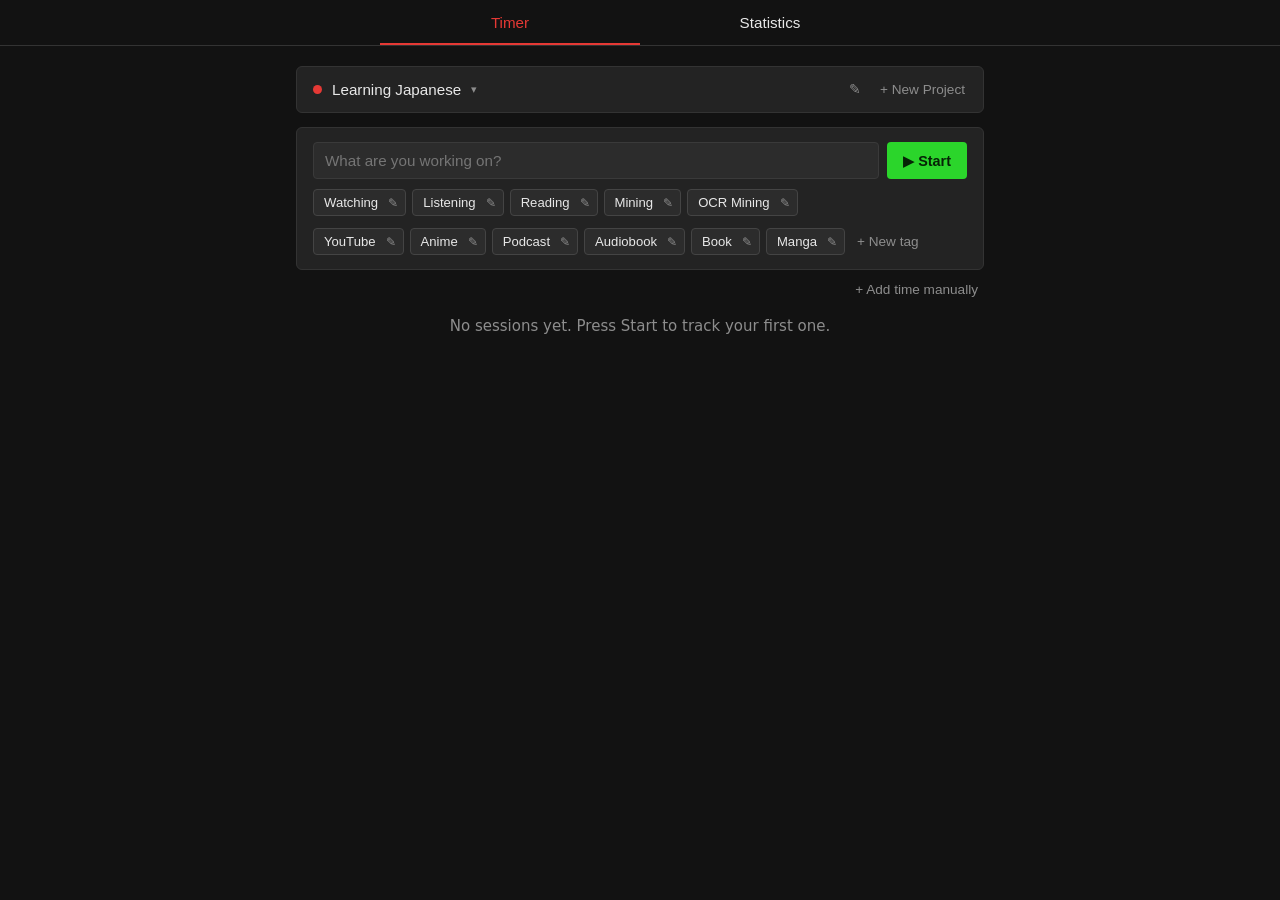
<file: TimeTracker/index.html>
<!DOCTYPE html>
<html lang="en">
  <head>
    <meta charset="UTF-8" />
    <meta name="viewport" content="width=device-width, initial-scale=1.0" />
    <title>Time Tracker</title>
    <link rel="stylesheet" href="styles.css" />
  </head>
  <body>
    <nav class="tabs">
      <button class="tab active" data-tab="timer">Timer</button>
      <button class="tab" data-tab="stats">Statistics</button>
    </nav>

    <main class="wrap">
      <!-- Project bar (shared by both tabs) -->
      <section class="card project-bar">
        <button id="project-select" class="project-select" title="Switch project">
          <span id="project-dot" class="dot"></span>
          <span id="project-name"></span>
          <span class="caret">▾</span>
        </button>
        <div id="project-menu" class="menu hidden"></div>
        <div class="project-actions">
          <button id="project-edit" class="icon-btn" title="Edit project">✎</button>
          <button id="project-new" class="link-btn">+ New Project</button>
        </div>
      </section>

      <!-- ===== Timer tab ===== -->
      <div id="tab-timer">
        <section class="card" id="entry-card">
          <!-- idle state -->
          <form id="start-form" autocomplete="off">
            <div class="start-row">
              <input id="title-input" class="input" placeholder="What are you working on?" maxlength="120" />
              <button type="submit" class="btn btn-start">▶ Start</button>
            </div>
            <div id="tag-picker" class="tag-picker"></div>
          </form>

          <!-- running state -->
          <div id="running" class="running hidden">
            <div class="running-info">
              <div id="running-title" class="running-title"></div>
              <div id="running-tags" class="pill-row"></div>
            </div>
            <div class="running-controls">
              <span id="running-clock" class="clock"><span class="live-dot"></span><span id="running-time">0:00:00</span></span>
              <button id="pause-btn" class="icon-btn" title="Pause">❚❚</button>
              <button id="running-edit" class="icon-btn" title="Edit">✎</button>
              <button id="stop-btn" class="btn btn-stop">■ Stop</button>
            </div>
          </div>
        </section>

        <section class="manual-wrap">
          <button id="manual-btn" class="link-btn">+ Add time manually</button>
        </section>

        <section id="history"></section>
        <p id="history-empty" class="muted center">No sessions yet. Press Start to track your first one.</p>
      </div>

      <!-- ===== Statistics tab ===== -->
      <div id="tab-stats" class="hidden">
        <section class="stat-grid">
          <div class="card stat"><span class="stat-label">Total time</span><span id="s-total" class="stat-value"></span></div>
          <div class="card stat"><span class="stat-label">Sessions</span><span id="s-sessions" class="stat-value"></span></div>
          <div class="card stat"><span class="stat-label">Longest session</span><span id="s-longest" class="stat-value"></span><span id="s-longest-sub" class="stat-sub"></span></div>
          <div class="card stat"><span class="stat-label">Day record</span><span id="s-record" class="stat-value"></span><span id="s-record-sub" class="stat-sub"></span></div>
        </section>

        <section class="card">
          <h2>Last 30 days</h2>
          <div class="chart-wrap">
            <div id="chart" class="chart"></div>
            <div id="chart-tip" class="chart-tip hidden"></div>
          </div>
          <div class="chart-axis"><span id="chart-from"></span><span>today</span></div>
        </section>

        <section class="card">
          <div class="heat-head">
            <h2>Activity</h2>
            <select id="heat-range" class="select" aria-label="Year"></select>
          </div>
          <p id="heat-summary" class="heat-summary"></p>
          <div class="heat-wrap" id="heat-wrap">
            <div class="heat-col heat-days"><span class="heat-month"></span><b>Mon</b><b></b><b>Wed</b><b></b><b>Fri</b><b></b><b></b></div>
            <div id="heat-scroll" class="heat-scroll">
              <div id="heatmap" class="heatmap"></div>
            </div>
            <div id="heat-tip" class="chart-tip hidden"></div>
          </div>
          <div class="heat-legend">
            <span>Less</span>
            <i data-l="0"></i><i data-l="1"></i><i data-l="2"></i><i data-l="3"></i><i data-l="4"></i>
            <span>More</span>
          </div>
        </section>

        <section class="card">
          <h2>Time per tag</h2>
          <div id="tag-stats" class="tag-stats"></div>
        </section>

        <div class="center"><button id="export-btn" class="link-btn">Export this project as CSV</button></div>
      </div>
    </main>

    <!-- Floating mini timer (shown off the Timer tab while running) -->
    <button id="mini-timer" class="mini-timer hidden" title="Back to timer">
      <span id="mini-title"></span><span class="live-dot"></span><span id="mini-time" class="mono"></span>
    </button>

    <!-- Generic modal -->
    <dialog id="modal">
      <form id="modal-form" method="dialog" autocomplete="off">
        <h3 id="modal-title"></h3>
        <div id="modal-body"></div>
        <div class="modal-actions">
          <button type="button" id="modal-delete" class="btn btn-danger-ghost hidden">Delete</button>
          <span class="spacer"></span>
          <button type="button" id="modal-cancel" class="btn btn-ghost">Cancel</button>
          <button type="submit" id="modal-ok" class="btn btn-start">Save</button>
        </div>
      </form>
    </dialog>

    <script src="index.js"></script>
  </body>
</html>
</file>
<file: TimeTracker/styles.css>
:root {
  --bg: #121212;
  --card: #232323;
  --card-2: #2c2c2c;
  --border: #333;
  --text: #e8e8e8;
  --muted: #8d8d8d;
  --green: #2bd52b;
  --accent: #2bd52b; /* follows the selected project's colour (set from index.js) */
  --green-dark: #1fae1f;
  --red: #f01010;
  --radius: 6px;
  --mono: ui-monospace, "SFMono-Regular", Menlo, Consolas, monospace;
}

* { box-sizing: border-box; }
.hidden { display: none !important; }

body {
  margin: 0;
  background: var(--bg);
  color: var(--text);
  font-family: system-ui, -apple-system, "Segoe UI", Roboto, sans-serif;
  font-size: 15px;
  line-height: 1.4;
}

.mono { font-family: var(--mono); }
.muted { color: var(--muted); }
.center { text-align: center; }

/* ---------- tabs ---------- */
.tabs { display: flex; justify-content: center; border-bottom: 1px solid var(--border); position: sticky; top: 0; background: var(--bg); z-index: 5; }
.tab {
  flex: 0 1 260px;
  background: none;
  border: 0;
  border-bottom: 2px solid transparent;
  color: var(--text);
  padding: 14px 0 12px;
  font-size: .95rem;
  cursor: pointer;
}
.tab.active { color: var(--accent); border-bottom-color: var(--accent); }

.wrap { max-width: 720px; margin: 0 auto; padding: 20px 16px 96px; }

.card { background: var(--card); border: 1px solid var(--border); border-radius: var(--radius); padding: 14px 16px; margin-bottom: 14px; }
h2 { margin: 0 0 12px; font-size: .8rem; font-weight: 600; color: var(--muted); text-transform: uppercase; letter-spacing: .06em; }

/* ---------- buttons & inputs ---------- */
.input {
  width: 100%;
  background: var(--card-2);
  border: 1px solid #3a3a3a;
  color: var(--text);
  border-radius: 4px;
  padding: 9px 11px;
  font-size: .95rem;
  color-scheme: dark;
}
.input:focus { outline: 1px solid var(--accent); border-color: var(--accent); }

.btn { border: 0; border-radius: 4px; padding: 9px 16px; font-size: .9rem; font-weight: 600; cursor: pointer; white-space: nowrap; }
.btn-start { background: var(--green); color: #062306; }
.btn-start:hover { background: #3ee63e; }
.btn-stop { background: var(--red); color: #fff; }
.btn-stop:hover { background: #ff2a2a; }
.btn-ghost { background: transparent; color: var(--text); border: 1px solid #444; }
.btn-danger-ghost { background: transparent; color: #ff5a5a; border: 1px solid #5a2a2a; }

.icon-btn { background: none; border: 0; color: var(--muted); cursor: pointer; padding: 4px 7px; border-radius: 4px; font-size: .9rem; line-height: 1; }
.icon-btn:hover { color: var(--text); background: var(--card-2); }
.link-btn { background: none; border: 0; color: var(--muted); cursor: pointer; font-size: .85rem; padding: 4px 6px; }
.link-btn:hover { color: var(--text); }

/* ---------- project bar ---------- */
.project-bar { display: flex; align-items: center; justify-content: space-between; position: relative; padding: 10px 12px; }
.project-select { display: flex; align-items: center; gap: 10px; background: none; border: 0; color: var(--text); font-size: .95rem; cursor: pointer; padding: 4px; }
.project-select .caret { color: var(--muted); font-size: .7rem; }
.project-actions { display: flex; align-items: center; gap: 6px; }
.dot { width: 9px; height: 9px; border-radius: 50%; display: inline-block; flex: none; }
.menu {
  position: absolute; top: calc(100% + 4px); left: 8px; min-width: 240px; z-index: 10;
  background: var(--card-2); border: 1px solid #444; border-radius: var(--radius); padding: 4px; box-shadow: 0 8px 24px #0008;
}
.menu button { display: flex; align-items: center; gap: 10px; width: 100%; background: none; border: 0; color: var(--text); padding: 8px 10px; border-radius: 4px; cursor: pointer; text-align: left; font-size: .9rem; }
.menu button:hover, .menu button.current { background: #383838; }

/* ---------- start form ---------- */
.start-row { display: flex; gap: 8px; }
.tag-picker { display: flex; flex-wrap: wrap; gap: 6px; margin-top: 10px; align-items: center; }
.chip {
  display: inline-flex; align-items: center; gap: 2px;
  background: var(--card-2); border: 1px solid #444; border-radius: 4px;
  font-size: .82rem; color: var(--text);
}
.chip-main { background: none; border: 0; color: inherit; padding: 5px 4px 5px 10px; cursor: pointer; font-size: inherit; }
.chip-edit { background: none; border: 0; color: var(--muted); padding: 5px 7px 5px 4px; cursor: pointer; font-size: .75rem; }
.chip-edit:hover { color: var(--text); }
.chip.on { border-color: var(--c); background: color-mix(in srgb, var(--c) 25%, var(--card-2)); }
.chip.on .chip-main { color: #fff; }

/* ---------- running ---------- */
.running { display: flex; align-items: center; justify-content: space-between; gap: 12px; flex-wrap: wrap; }
.running-title { font-size: 1rem; }
.running-controls { display: flex; align-items: center; gap: 6px; }
.clock { display: inline-flex; align-items: center; gap: 7px; font-family: var(--mono); color: var(--green); font-size: 1rem; margin-right: 6px; }
.clock.paused { color: #e0b030; }
.clock.paused .live-dot { background: #e0b030; animation: none; }
.live-dot { width: 7px; height: 7px; border-radius: 50%; background: var(--green); display: inline-block; animation: pulse 1.6s infinite; }
@keyframes pulse { 50% { opacity: .3; } }
#entry-card.is-running { border-color: #2f4a2f; }

/* ---------- pills ---------- */
.pill-row { display: flex; flex-wrap: wrap; gap: 5px; margin-top: 4px; }
.pill {
  font-size: .72rem; padding: 1px 7px; border-radius: 4px;
  color: var(--c); border: 1px solid color-mix(in srgb, var(--c) 70%, transparent);
  background: color-mix(in srgb, var(--c) 18%, transparent);
}

/* ---------- history ---------- */
.manual-wrap { text-align: right; margin: -6px 0 6px; }
.day { margin-top: 18px; }
.day-head { display: flex; justify-content: space-between; align-items: baseline; padding: 0 4px 8px; font-weight: 600; font-size: .9rem; }
.day-total { font-weight: 500; font-size: .8rem; color: var(--text); }
.day-list { background: var(--card); border: 1px solid var(--border); border-radius: var(--radius); }
.entry { display: flex; align-items: center; justify-content: space-between; gap: 10px; padding: 9px 12px; border-top: 1px solid var(--border); }
.entry:first-child { border-top: 0; }
.entry-main { min-width: 0; }
.entry-title { overflow: hidden; text-overflow: ellipsis; white-space: nowrap; }
.entry-meta { display: flex; align-items: center; flex-wrap: wrap; gap: 4px 8px; margin-top: 2px; font-size: .8rem; }
.entry-dur { font-family: var(--mono); font-weight: 700; }
.entry-range, .entry-paused { color: var(--muted); }
.entry-actions { display: flex; flex: none; }
.more-btn { display: block; margin: 16px auto 0; }

/* ---------- stats ---------- */
.stat-grid { display: grid; grid-template-columns: repeat(4, 1fr); gap: 10px; margin-bottom: 14px; }
.stat { display: flex; flex-direction: column; margin-bottom: 0; }
.stat-label { font-size: .7rem; text-transform: uppercase; letter-spacing: .06em; color: var(--muted); }
.stat-value { font-size: 1.2rem; color: var(--accent); font-weight: 600; margin-top: 6px; white-space: nowrap; }
.stat-sub { font-size: .75rem; color: var(--muted); margin-top: 2px; overflow: hidden; text-overflow: ellipsis; white-space: nowrap; }

.chart-wrap { position: relative; }
.chart { display: flex; align-items: flex-end; gap: 3px; height: 120px; border-bottom: 1px solid var(--border); }
.chart-col { flex: 1; height: 100%; display: flex; align-items: flex-end; cursor: default; }
.chart-bar { width: 100%; background: var(--accent); border-radius: 2px 2px 0 0; }
.chart-col:hover .chart-bar { background: color-mix(in srgb, var(--accent) 70%, #fff); }
.chart-axis { display: flex; justify-content: space-between; font-size: .72rem; color: var(--muted); margin-top: 4px; }
.chart-tip { position: absolute; top: -6px; transform: translate(-50%, -100%); background: #3a3a3a; border: 1px solid #555; color: var(--text); font-size: .75rem; padding: 3px 8px; border-radius: 4px; white-space: nowrap; pointer-events: none; }

.tag-stats { display: grid; grid-template-columns: max-content 1fr max-content; gap: 8px 14px; align-items: center; font-size: .85rem; }
.tag-stats .name { color: var(--c); }
.tag-stats .track { height: 7px; background: #444; border-radius: 4px; overflow: hidden; }
.tag-stats .fill { height: 100%; background: var(--c); border-radius: 4px; }
.tag-stats .val { color: var(--muted); font-size: .78rem; text-align: right; }

/* ---------- mini timer ---------- */
.mini-timer {
  position: fixed; right: 14px; bottom: 14px; z-index: 20;
  display: flex; align-items: center; gap: 8px;
  background: #1c1c1c; border: 1px solid #3a3a3a; border-radius: 4px; color: var(--text);
  padding: 7px 12px; font-size: .82rem; cursor: pointer; box-shadow: 0 6px 18px #0009;
}
.mini-timer #mini-time { color: var(--green); }

/* ---------- modal ---------- */
dialog { background: var(--card); color: var(--text); border: 1px solid #444; border-radius: 8px; padding: 20px; width: min(440px, 92vw); }
dialog::backdrop { background: #000a; }
dialog h3 { margin: 0 0 14px; font-size: 1.05rem; }
.field { display: flex; flex-direction: column; gap: 5px; font-size: .8rem; color: var(--muted); margin-bottom: 12px; }
.row2 { display: grid; grid-template-columns: 1fr 1fr; gap: 10px; }
.swatches { display: flex; flex-wrap: wrap; gap: 8px; }
.swatch { width: 26px; height: 26px; border-radius: 50%; border: 2px solid transparent; cursor: pointer; padding: 0; }
.swatch.on { border-color: #fff; }
.modal-actions { display: flex; gap: 8px; align-items: center; margin-top: 6px; }
.spacer { flex: 1; }

@media (max-width: 640px) {
  .stat-grid { grid-template-columns: repeat(2, 1fr); }
  .running-controls { width: 100%; justify-content: flex-end; }
  .entry-range { display: none; }
  .tag-stats { grid-template-columns: max-content 1fr; }
  .tag-stats .val { grid-column: 2; text-align: left; margin-top: -6px; }
}

/* activity tags sit on their own row, content tags below */
.tag-break { flex-basis: 100%; height: 0; }
.kind-toggle { display: flex; flex-direction: column; gap: 6px; color: var(--text); font-size: .85rem; }
.kind-toggle label { display: flex; align-items: center; gap: 8px; cursor: pointer; }
.kind-toggle input { accent-color: var(--accent); }

/* ---------- activity heatmap ---------- */
.heat-head { display: flex; justify-content: space-between; align-items: center; margin-bottom: 4px; }
.heat-head h2 { margin: 0; }
.select { background: var(--card-2); color: var(--text); border: 1px solid #444; border-radius: 4px; padding: 4px 8px; font-size: .8rem; color-scheme: dark; }
.heat-summary { margin: 6px 0 12px; font-size: .8rem; color: var(--muted); }
.heat-summary b { color: var(--text); font-weight: 600; }
.heat-wrap { position: relative; display: flex; gap: 2px; }
.heat-scroll { overflow-x: auto; padding-bottom: 4px; scrollbar-width: thin; min-width: 0; flex: 1; }
.heatmap { display: flex; gap: 2px; width: max-content; margin: 0 auto; }
.heat-col { display: grid; grid-template-rows: 14px repeat(7, 10px); gap: 2px; }
.heat-col i { width: 10px; height: 10px; border-radius: 2px; background: #2e2e2e; display: block; cursor: default; }
.heat-col i.out { background: transparent; }
.heat-col i.today { outline: 1px solid #aaa; outline-offset: -1px; }
.heat-col i:hover { outline: 1px solid #ddd; outline-offset: -1px; }
.heat-month { font-size: .65rem; color: var(--muted); white-space: nowrap; width: 10px; overflow: visible; line-height: 14px; }
/* weekday labels sit outside the scrolling weeks */
.heat-days { flex: none; }
.heat-days b { font-size: .6rem; color: var(--muted); font-weight: 400; line-height: 10px; width: 22px; }
/* heatmap shades are mixed from the project colour */
[data-l="1"] { background: color-mix(in srgb, var(--accent) 28%, #2e2e2e) !important; }
[data-l="2"] { background: color-mix(in srgb, var(--accent) 52%, #2e2e2e) !important; }
[data-l="3"] { background: color-mix(in srgb, var(--accent) 76%, #2e2e2e) !important; }
[data-l="4"] { background: var(--accent) !important; }
.heat-legend { display: flex; align-items: center; justify-content: flex-end; gap: 3px; margin-top: 8px; font-size: .7rem; color: var(--muted); }
.heat-legend i { width: 11px; height: 11px; border-radius: 2px; background: #2e2e2e; display: inline-block; }
.heat-legend span { margin: 0 4px; }
#heat-tip { transform: translate(-50%, -100%); }
</file>
